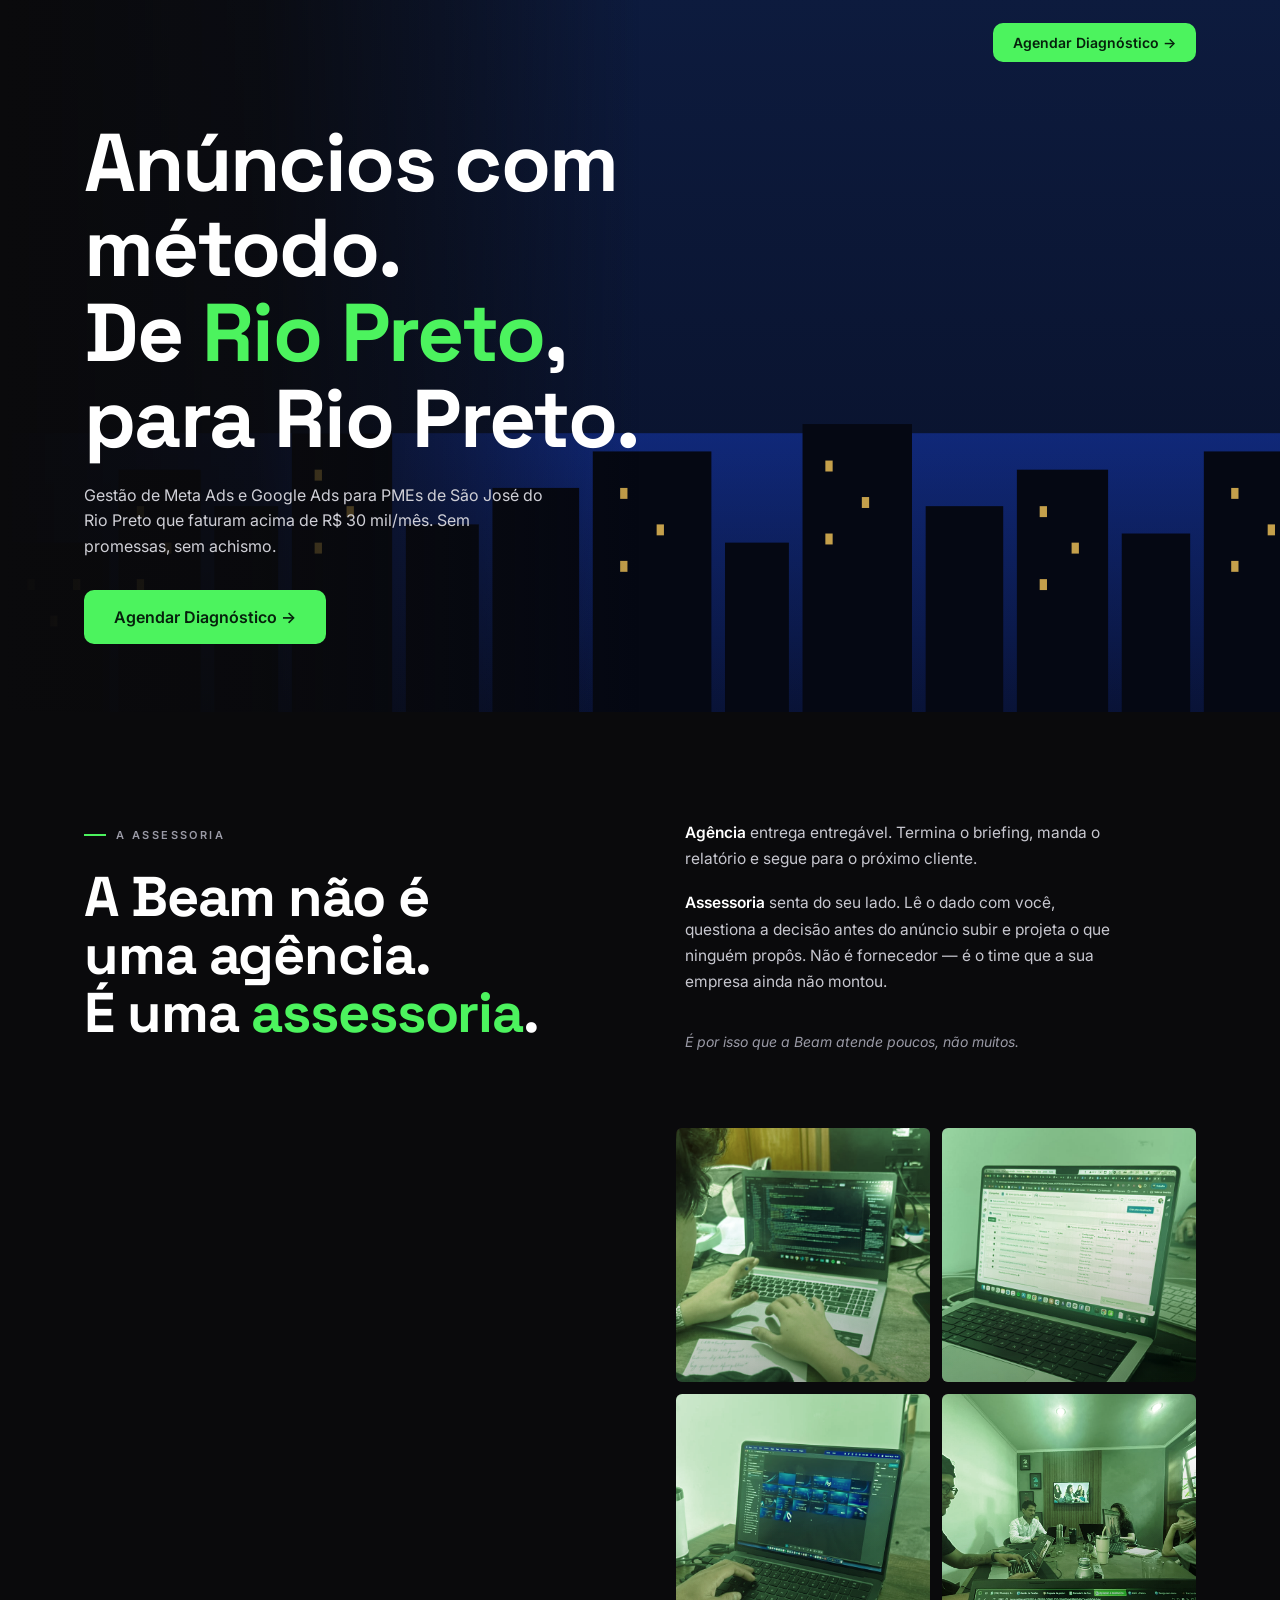
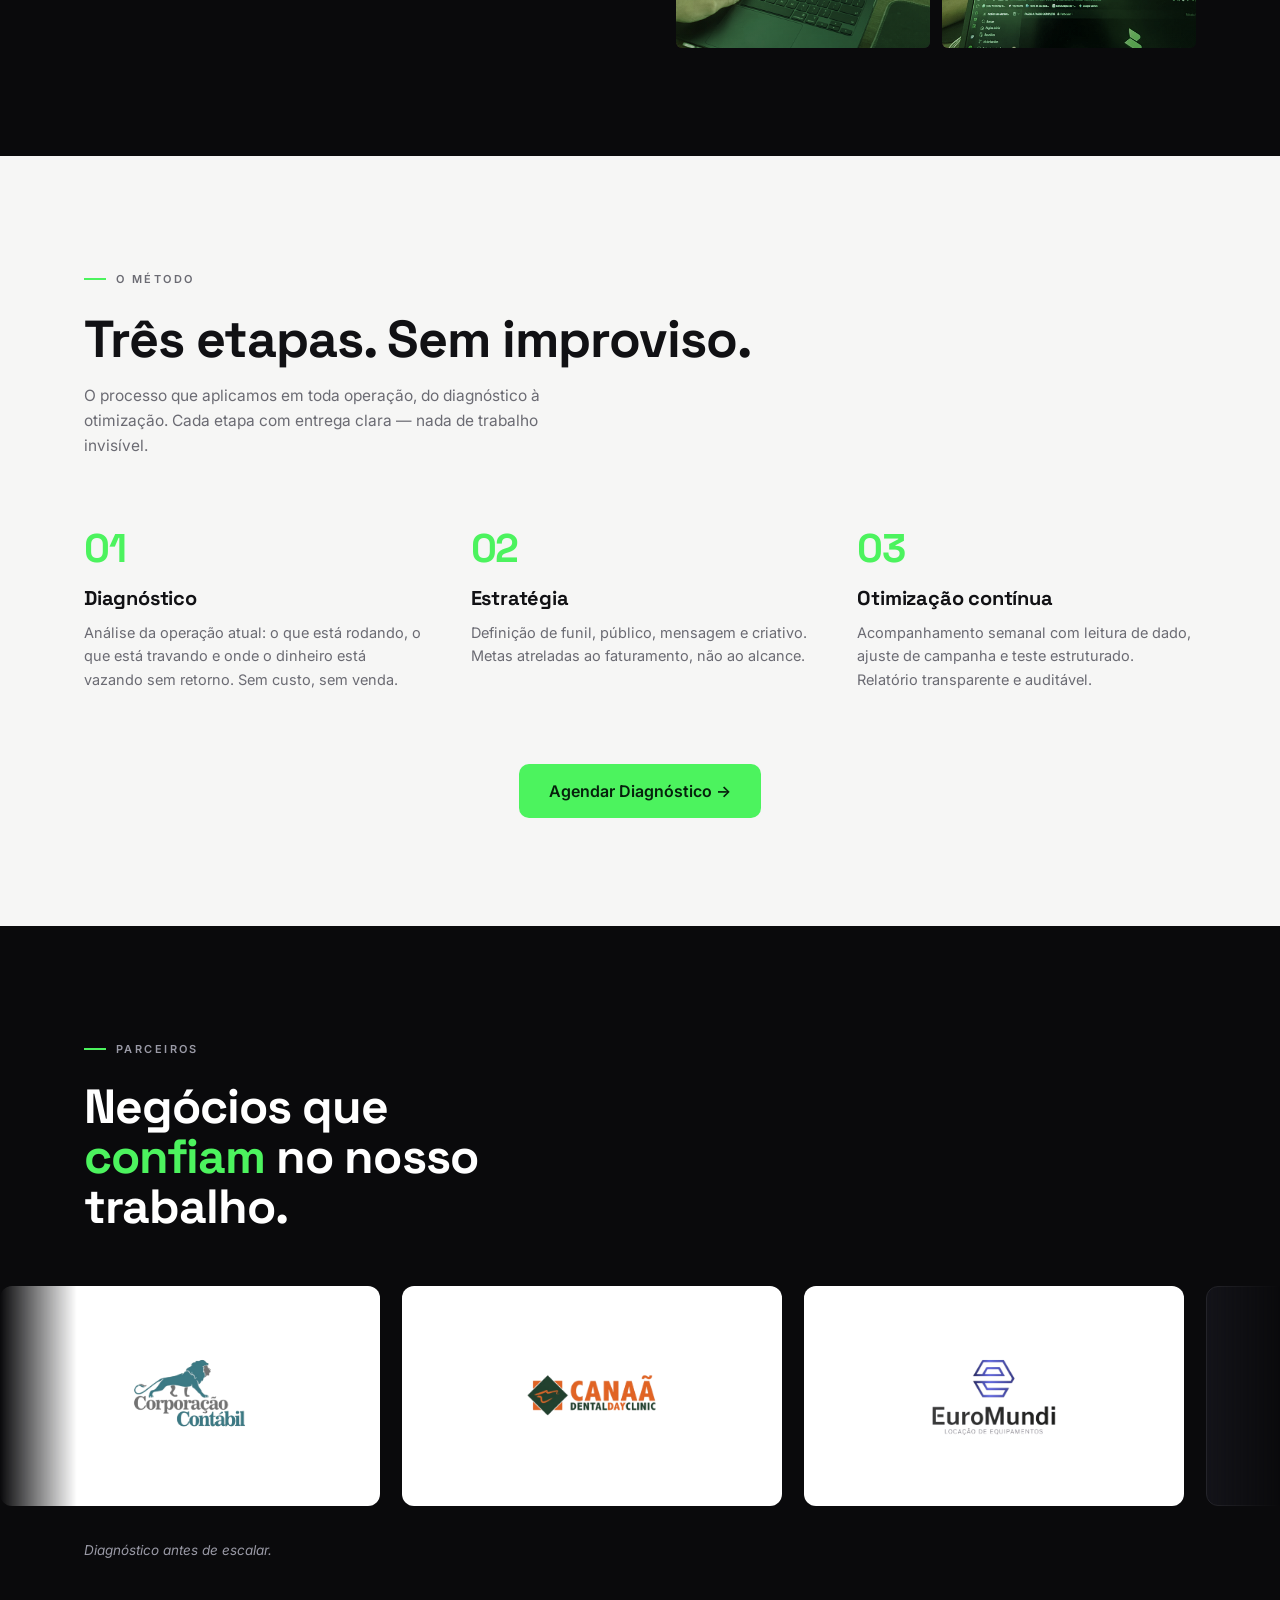
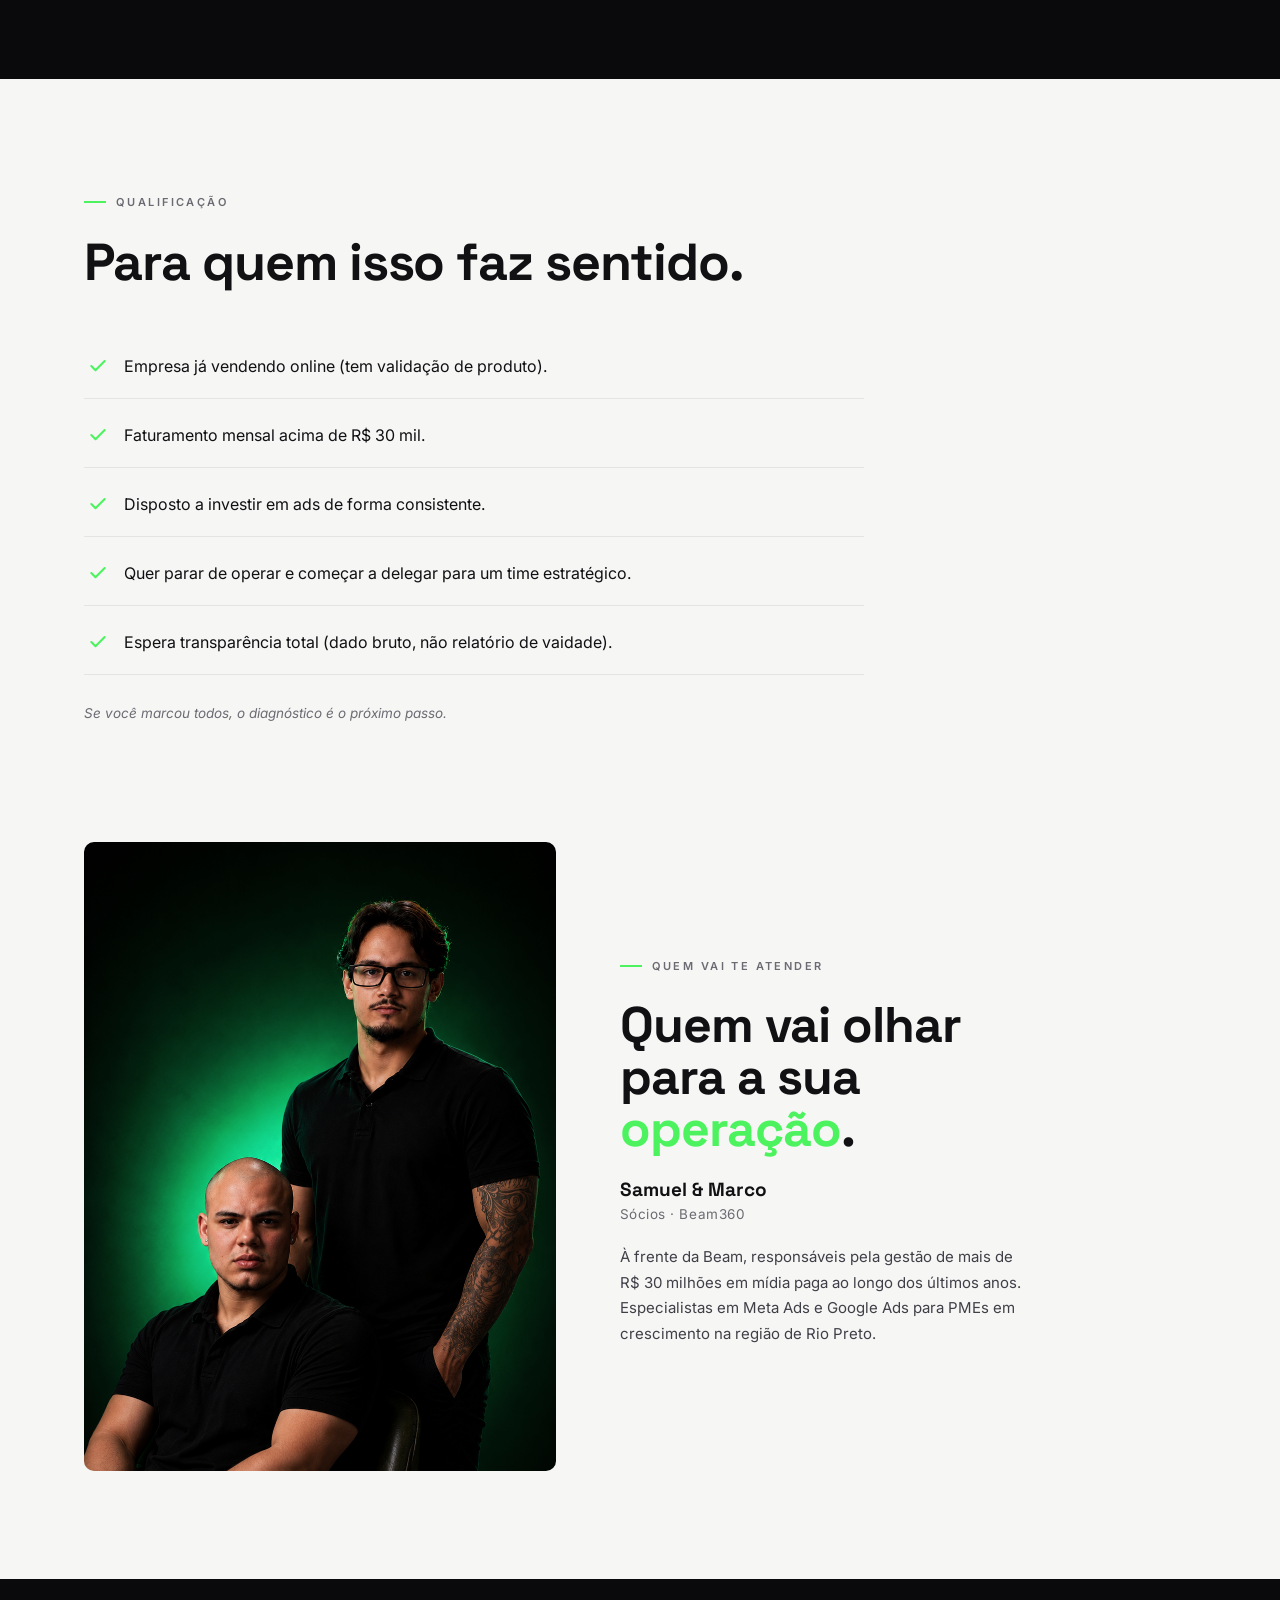
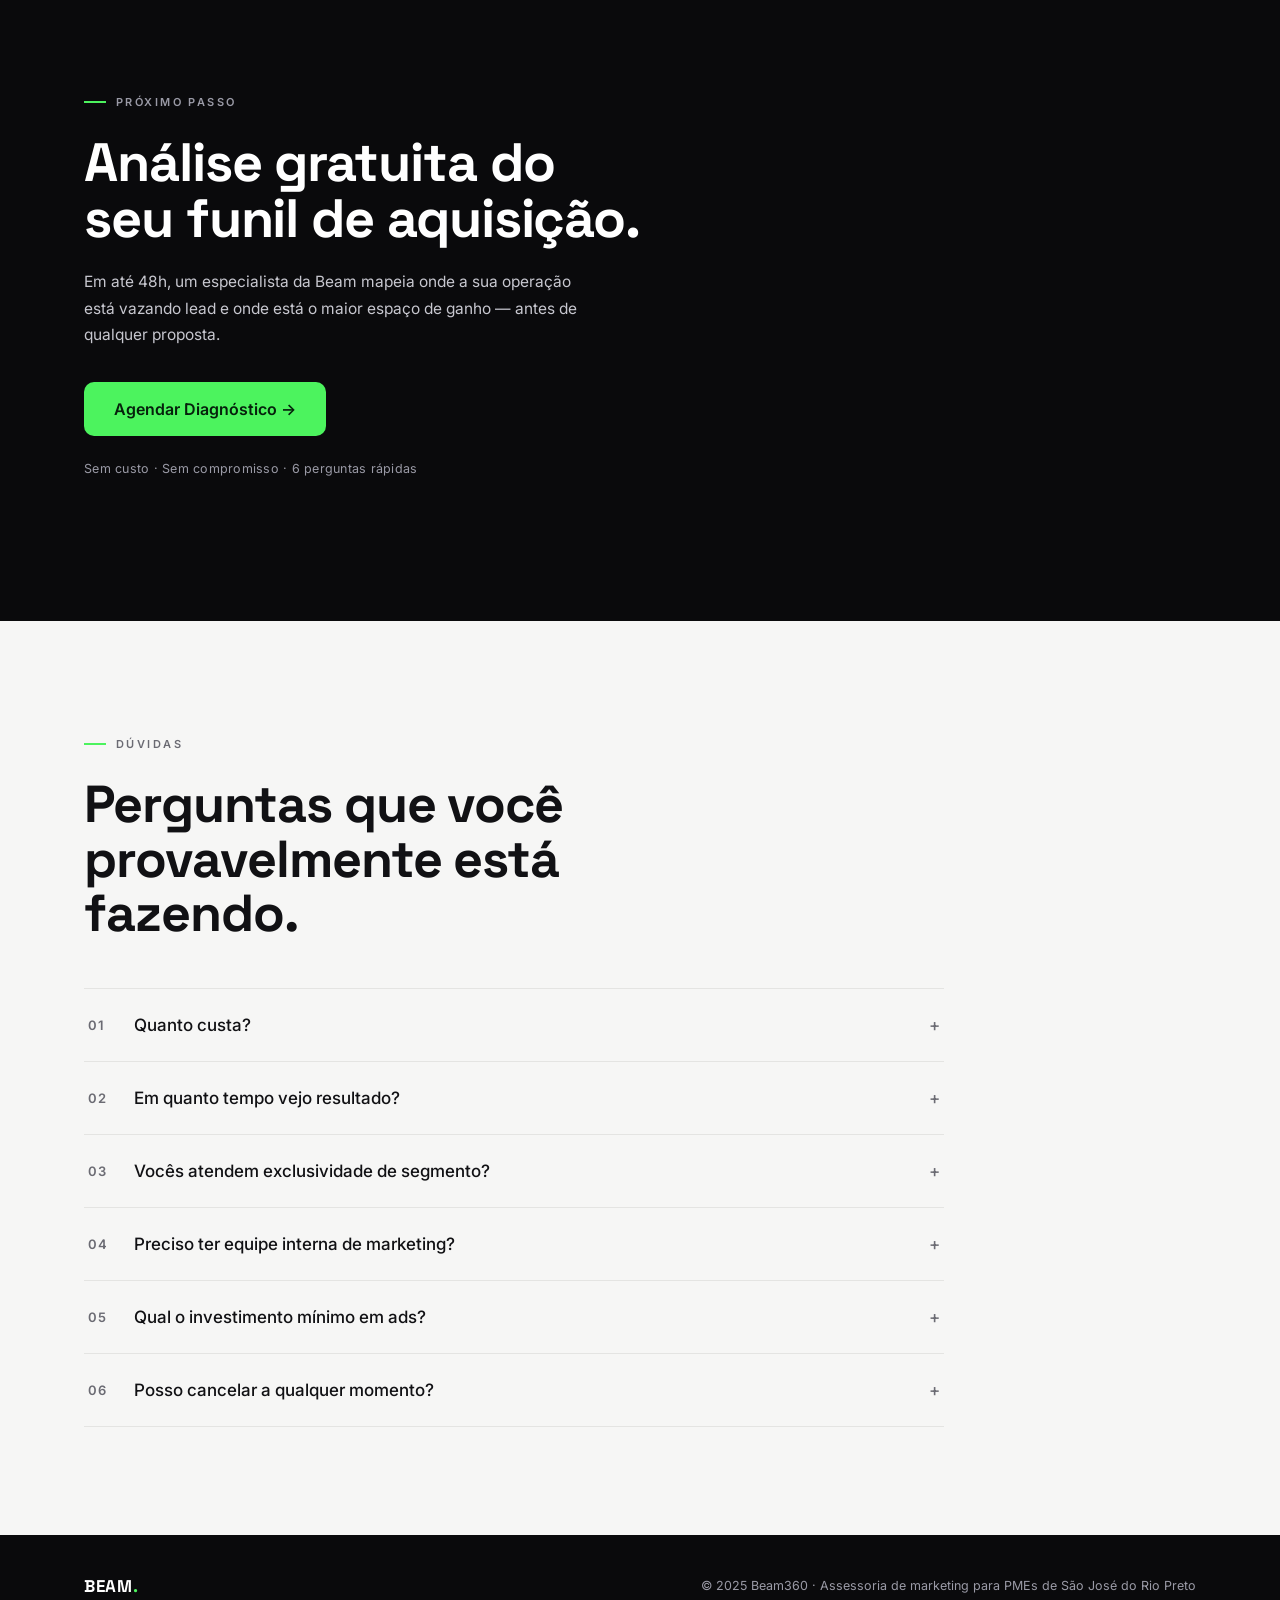
<file: index.html>
<!DOCTYPE html>
<html lang="pt-BR">
<head>
  <meta charset="UTF-8" />
  <meta name="viewport" content="width=device-width, initial-scale=1.0" />
  <title>Beam360 — Anúncios com método, de Rio Preto para Rio Preto</title>
  <meta name="description" content="Gestão de Meta Ads e Google Ads para PMEs de São José do Rio Preto que faturam acima de R$ 30 mil/mês. Sem promessas, sem achismo." />
  <link rel="preconnect" href="https://fonts.googleapis.com" />
  <link rel="preconnect" href="https://fonts.gstatic.com" crossorigin />
  <link href="https://fonts.googleapis.com/css2?family=Space+Grotesk:wght@400;500;700&family=Inter:wght@400;500;600&display=swap" rel="stylesheet" />
  <link rel="icon" href="assets/img/favicon.svg" type="image/svg+xml" />
  <link rel="stylesheet" href="css/styles.css" />
</head>
<body>

  <!-- NAV -->
  <header class="nav">
    <div class="container">
      <span></span>
      <a href="diagnostico.html" class="btn btn-primary">Agendar Diagnóstico →</a>
    </div>
  </header>

  <!-- HERO -->
  <section class="hero">
    <div class="hero__bg">
      <video class="hero__video" id="heroVidA" autoplay muted playsinline preload="auto" poster="assets/img/hero.svg">
        <source src="assets/video/hero.mp4" type="video/mp4" />
      </video>
      <video class="hero__video" id="heroVidB" muted playsinline preload="auto">
        <source src="assets/video/hero.mp4" type="video/mp4" />
      </video>
    </div>
    <div class="container">
      <h1>Anúncios com método.<br>De <span class="accent">Rio Preto</span>, para Rio Preto.</h1>
      <p class="sub">Gestão de Meta Ads e Google Ads para PMEs de São José do Rio Preto que faturam acima de R$ 30 mil/mês. Sem promessas, sem achismo.</p>
      <a href="diagnostico.html" class="btn btn-primary btn-lg">Agendar Diagnóstico →</a>
    </div>
  </section>

  <!-- AGÊNCIA -->
  <section class="section-dark agency pad">
    <div class="container agency-grid">
      <div>
        <span class="eyebrow">A Assessoria</span>
        <h2>A Beam não é<br>uma agência.<br>É uma <span class="accent">assessoria</span>.</h2>
      </div>
      <div>
        <p><strong>Agência</strong> entrega entregável. Termina o briefing, manda o relatório e segue para o próximo cliente.</p>
        <p><strong>Assessoria</strong> senta do seu lado. Lê o dado com você, questiona a decisão antes do anúncio subir e projeta o que ninguém propôs. Não é fornecedor — é o time que a sua empresa ainda não montou.</p>
        <p class="quote">É por isso que a Beam atende poucos, não muitos.</p>
      </div>
    </div>
    <div class="container" style="margin-top:56px;">
      <div class="photo-grid" style="max-width:520px; margin-left:auto;">
        <figure class="tile"><img src="assets/img/office-1.jpg" alt="Desenvolvimento na Beam" style="object-position:center 42%" /></figure>
        <figure class="tile"><img src="assets/img/office-2.jpg" alt="Gestão de campanhas no Ads Manager" style="object-position:center 30%" /></figure>
        <figure class="tile"><img src="assets/img/office-3.jpg" alt="Criação e design de campanhas" style="object-position:center 30%" /></figure>
        <figure class="tile"><img src="assets/img/office-4.jpg" alt="Reunião de estratégia da equipe Beam" style="object-position:center 46%" /></figure>
      </div>
    </div>
  </section>

  <!-- MÉTODO -->
  <section class="section-paper method pad">
    <div class="container">
      <span class="eyebrow">O Método</span>
      <h2>Três etapas. Sem improviso.</h2>
      <p class="lead">O processo que aplicamos em toda operação, do diagnóstico à otimização. Cada etapa com entrega clara — nada de trabalho invisível.</p>

      <div class="steps">
        <div class="step">
          <div class="num">01</div>
          <h3>Diagnóstico</h3>
          <p>Análise da operação atual: o que está rodando, o que está travando e onde o dinheiro está vazando sem retorno. Sem custo, sem venda.</p>
        </div>
        <div class="step">
          <div class="num">02</div>
          <h3>Estratégia</h3>
          <p>Definição de funil, público, mensagem e criativo. Metas atreladas ao faturamento, não ao alcance.</p>
        </div>
        <div class="step">
          <div class="num">03</div>
          <h3>Otimização contínua</h3>
          <p>Acompanhamento semanal com leitura de dado, ajuste de campanha e teste estruturado. Relatório transparente e auditável.</p>
        </div>
      </div>

      <div class="cta-row">
        <a href="diagnostico.html" class="btn btn-primary btn-lg">Agendar Diagnóstico →</a>
      </div>
    </div>
  </section>

  <!-- PARCEIROS -->
  <section class="section-dark partners pad">
    <div class="container">
      <span class="eyebrow">Parceiros</span>
      <h2>Negócios que <span class="accent">confiam</span> no nosso trabalho.</h2>
    </div>
    <div class="marquee">
      <div class="marquee__track">
        <!-- conjunto 1 -->
        <div class="logo-card"><img src="assets/img/partners/corporacao-contabil.png" alt="Corporação Contábil" /></div>
        <div class="logo-card"><img src="assets/img/partners/canaa.png" alt="Canaã Dental Day Clinic" /></div>
        <div class="logo-card"><img src="assets/img/partners/euromundi.png" alt="EuroMundi Locação de Equipamentos" /></div>
        <div class="logo-card logo-card--dark"><img src="assets/img/partners/parceiro-4.png" alt="Parceiro Beam" /></div>
        <div class="logo-card"><img src="assets/img/partners/cna.png" alt="CNA Inglês Definitivo" /></div>
        <!-- conjunto 2 (cópia p/ loop infinito sem emenda) -->
        <div class="logo-card" aria-hidden="true"><img src="assets/img/partners/corporacao-contabil.png" alt="" /></div>
        <div class="logo-card" aria-hidden="true"><img src="assets/img/partners/canaa.png" alt="" /></div>
        <div class="logo-card" aria-hidden="true"><img src="assets/img/partners/euromundi.png" alt="" /></div>
        <div class="logo-card logo-card--dark" aria-hidden="true"><img src="assets/img/partners/parceiro-4.png" alt="" /></div>
        <div class="logo-card" aria-hidden="true"><img src="assets/img/partners/cna.png" alt="" /></div>
      </div>
    </div>
    <div class="container">
      <p class="note">Diagnóstico antes de escalar.</p>
    </div>
  </section>

  <!-- QUALIFICAÇÃO -->
  <section class="section-paper qualify pad">
    <div class="container">
      <span class="eyebrow">Qualificação</span>
      <h2>Para quem isso faz sentido.</h2>

      <div class="checklist">
        <div class="check-item">
          <svg width="20" height="20" viewBox="0 0 24 24" fill="none" stroke="currentColor" stroke-width="2.5" stroke-linecap="round" stroke-linejoin="round"><polyline points="20 6 9 17 4 12"></polyline></svg>
          <span>Empresa já vendendo online (tem validação de produto).</span>
        </div>
        <div class="check-item">
          <svg width="20" height="20" viewBox="0 0 24 24" fill="none" stroke="currentColor" stroke-width="2.5" stroke-linecap="round" stroke-linejoin="round"><polyline points="20 6 9 17 4 12"></polyline></svg>
          <span>Faturamento mensal acima de R$ 30 mil.</span>
        </div>
        <div class="check-item">
          <svg width="20" height="20" viewBox="0 0 24 24" fill="none" stroke="currentColor" stroke-width="2.5" stroke-linecap="round" stroke-linejoin="round"><polyline points="20 6 9 17 4 12"></polyline></svg>
          <span>Disposto a investir em ads de forma consistente.</span>
        </div>
        <div class="check-item">
          <svg width="20" height="20" viewBox="0 0 24 24" fill="none" stroke="currentColor" stroke-width="2.5" stroke-linecap="round" stroke-linejoin="round"><polyline points="20 6 9 17 4 12"></polyline></svg>
          <span>Quer parar de operar e começar a delegar para um time estratégico.</span>
        </div>
        <div class="check-item">
          <svg width="20" height="20" viewBox="0 0 24 24" fill="none" stroke="currentColor" stroke-width="2.5" stroke-linecap="round" stroke-linejoin="round"><polyline points="20 6 9 17 4 12"></polyline></svg>
          <span>Espera transparência total (dado bruto, não relatório de vaidade).</span>
        </div>
      </div>
      <p class="note">Se você marcou todos, o diagnóstico é o próximo passo.</p>
    </div>
  </section>

  <!-- EQUIPE -->
  <section class="section-paper team pad" style="padding-top:0;">
    <div class="container team-grid">
      <div class="team-photo">
        <img src="assets/img/founders.png" alt="Samuel e Marco, sócios da Beam360" />
      </div>
      <div>
        <span class="eyebrow">Quem vai te atender</span>
        <h2>Quem vai olhar<br>para a sua<br><span class="accent">operação</span>.</h2>
        <div class="who">Samuel &amp; Marco</div>
        <div class="role">Sócios · Beam360</div>
        <p>À frente da Beam, responsáveis pela gestão de mais de R$ 30 milhões em mídia paga ao longo dos últimos anos. Especialistas em Meta Ads e Google Ads para PMEs em crescimento na região de Rio Preto.</p>
      </div>
    </div>
  </section>

  <!-- PRÓXIMO PASSO -->
  <section class="section-dark next pad">
    <div class="container">
      <span class="eyebrow">Próximo passo</span>
      <h2>Análise gratuita do seu funil de aquisição.</h2>
      <p>Em até 48h, um especialista da Beam mapeia onde a sua operação está vazando lead e onde está o maior espaço de ganho — antes de qualquer proposta.</p>
      <a href="diagnostico.html" class="btn btn-primary btn-lg">Agendar Diagnóstico →</a>
      <p class="fine">Sem custo · Sem compromisso · 6 perguntas rápidas</p>
    </div>
  </section>

  <!-- FAQ -->
  <section class="section-paper faq pad">
    <div class="container">
      <span class="eyebrow">Dúvidas</span>
      <h2>Perguntas que você provavelmente está fazendo.</h2>

      <div class="faq-list">
        <div class="faq-item">
          <button class="faq-q"><span class="qn">01</span> Quanto custa? <span class="chev">+</span></button>
          <div class="faq-a"><div class="faq-a-inner">O investimento em assessoria depende do porte da operação e do escopo. Definimos o valor após o diagnóstico, quando entendemos o cenário real. O que não fazemos é cobrar por promessa — cobramos por método e acompanhamento.</div></div>
        </div>
        <div class="faq-item">
          <button class="faq-q"><span class="qn">02</span> Em quanto tempo vejo resultado? <span class="chev">+</span></button>
          <div class="faq-a"><div class="faq-a-inner">Os primeiros aprendizados de campanha aparecem já nas primeiras semanas. Resultado consistente e escalável é construção de 60 a 90 dias, com otimização contínua sobre dado real.</div></div>
        </div>
        <div class="faq-item">
          <button class="faq-q"><span class="qn">03</span> Vocês atendem exclusividade de segmento? <span class="chev">+</span></button>
          <div class="faq-a"><div class="faq-a-inner">Sim. Não atendemos dois concorrentes diretos na mesma praça. Se fecharmos com você, o seu segmento fica reservado na sua região.</div></div>
        </div>
        <div class="faq-item">
          <button class="faq-q"><span class="qn">04</span> Preciso ter equipe interna de marketing? <span class="chev">+</span></button>
          <div class="faq-a"><div class="faq-a-inner">Não. Atuamos como o seu time de mídia. Se você já tem alguém interno, integramos o trabalho; se não tem, assumimos a operação de aquisição de ponta a ponta.</div></div>
        </div>
        <div class="faq-item">
          <button class="faq-q"><span class="qn">05</span> Qual o investimento mínimo em ads? <span class="chev">+</span></button>
          <div class="faq-a"><div class="faq-a-inner">Trabalhamos com operações que já investem ou estão prontas para investir de forma consistente em mídia. O valor ideal é definido no diagnóstico, de acordo com a meta de faturamento.</div></div>
        </div>
        <div class="faq-item">
          <button class="faq-q"><span class="qn">06</span> Posso cancelar a qualquer momento? <span class="chev">+</span></button>
          <div class="faq-a"><div class="faq-a-inner">Sim. Não prendemos ninguém por contrato longo. O que segura o cliente é resultado — não cláusula.</div></div>
        </div>
      </div>
    </div>
  </section>

  <!-- FOOTER -->
  <footer class="footer">
    <div class="container">
      <div class="brand">BEAM<span class="dot" style="color:var(--blue)">.</span></div>
      <div class="copy">© 2025 Beam360 · Assessoria de marketing para PMEs de São José do Rio Preto</div>
    </div>
  </footer>

  <script src="js/main.js"></script>
</body>
</html>
</file>
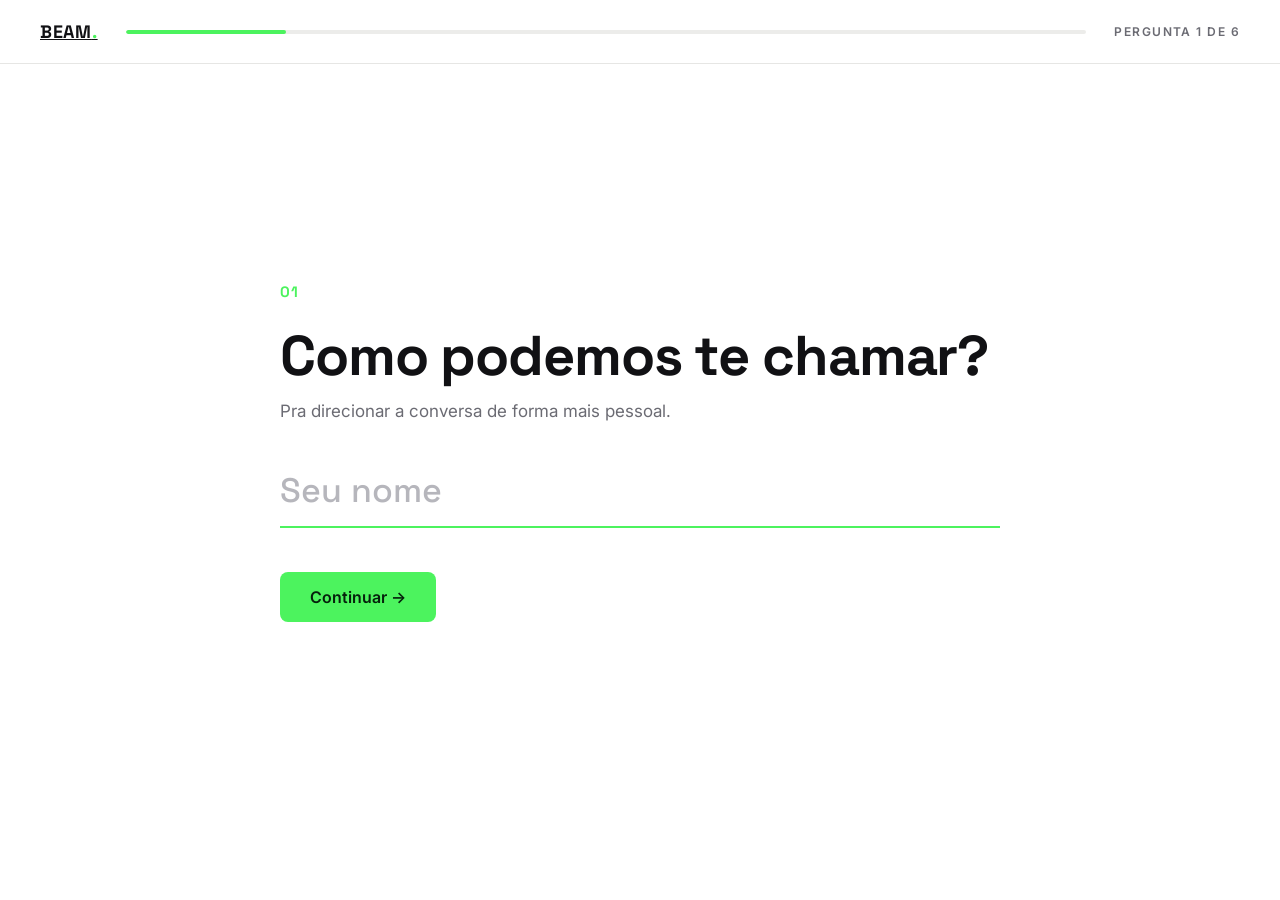
<file: diagnostico.html>
<!DOCTYPE html>
<html lang="pt-BR">
<head>
  <meta charset="UTF-8" />
  <meta name="viewport" content="width=device-width, initial-scale=1.0" />
  <title>Agendar Diagnóstico — Beam360</title>
  <meta name="description" content="Responda 6 perguntas rápidas e receba a análise gratuita do seu funil de aquisição." />
  <link rel="preconnect" href="https://fonts.googleapis.com" />
  <link rel="preconnect" href="https://fonts.gstatic.com" crossorigin />
  <link href="https://fonts.googleapis.com/css2?family=Space+Grotesk:wght@400;500;700&family=Inter:wght@400;500;600&display=swap" rel="stylesheet" />
  <link rel="icon" href="assets/img/favicon.svg" type="image/svg+xml" />
  <link rel="stylesheet" href="css/form.css" />
</head>
<body>

  <div class="topbar">
    <a class="brand" href="index.html">BEAM<span class="dot">.</span></a>
    <div class="progress"><div class="progress__bar" id="progressBar"></div></div>
    <div class="progress__label" id="progressLabel">PERGUNTA 1 DE 6</div>
  </div>

  <main class="stage">
    <div class="card" id="card"><!-- rendered by form.js --></div>
  </main>

  <script src="js/form.js"></script>
</body>
</html>
</file>
<file: css/styles.css>
/* =========================================================
   Beam360 — Landing Page
   Assessoria de marketing para PMEs de São José do Rio Preto
   ========================================================= */

:root {
  --black: #0a0a0c;
  --black-2: #101014;
  --blue: #4cf35e;
  --blue-600: #38d24a;
  --white: #ffffff;
  --paper: #f6f6f5;
  --paper-2: #efefee;
  --ink: #111114;
  --muted: #6b6b73;
  --muted-dark: #9a9aa6;
  --line: #e4e4e2;
  --line-dark: #26262c;
  --radius: 10px;
  --maxw: 1160px;
  --font-display: "Space Grotesk", system-ui, -apple-system, "Segoe UI", sans-serif;
  --font-body: "Inter", system-ui, -apple-system, "Segoe UI", sans-serif;
}

* { box-sizing: border-box; }

html { scroll-behavior: smooth; }

body {
  margin: 0;
  font-family: var(--font-body);
  color: var(--ink);
  background: var(--white);
  -webkit-font-smoothing: antialiased;
  text-rendering: optimizeLegibility;
}

img { max-width: 100%; display: block; }

a { color: inherit; text-decoration: none; }

.container {
  width: 100%;
  max-width: var(--maxw);
  margin: 0 auto;
  padding: 0 24px;
}

/* ---------- Eyebrow / section label ---------- */
.eyebrow {
  font-family: var(--font-body);
  font-size: 11px;
  font-weight: 600;
  letter-spacing: .22em;
  text-transform: uppercase;
  color: var(--muted);
  display: inline-flex;
  align-items: center;
  gap: 10px;
  margin: 0 0 26px;
}
.eyebrow::before {
  content: "";
  width: 22px;
  height: 2px;
  background: var(--blue);
  display: inline-block;
}
.section-dark .eyebrow { color: var(--muted-dark); }

/* ---------- Headings ---------- */
h1, h2, h3 {
  font-family: var(--font-display);
  font-weight: 700;
  letter-spacing: -0.02em;
  line-height: 1.04;
  margin: 0;
}
.accent { color: var(--blue); }

/* ---------- Buttons ---------- */
.btn {
  display: inline-flex;
  align-items: center;
  gap: 10px;
  font-family: var(--font-body);
  font-weight: 600;
  font-size: 15px;
  padding: 15px 26px;
  border-radius: var(--radius);
  border: none;
  cursor: pointer;
  transition: transform .15s ease, background .15s ease;
}
.btn-primary { background: var(--blue); color: #06210c; }
.btn-primary:hover { background: var(--blue-600); transform: translateY(-1px); }
.btn-lg { padding: 17px 30px; font-size: 16px; }

/* ---------- Sections ---------- */
section { position: relative; }
.section-dark { background: var(--black); color: #fff; }
.section-paper { background: var(--paper); color: var(--ink); }
.pad { padding: 108px 0; }
@media (max-width: 720px){ .pad { padding: 72px 0; } }

/* =========================================================
   NAV
   ========================================================= */
.nav {
  position: absolute;
  top: 0; left: 0; right: 0;
  z-index: 10;
}
.nav .container {
  display: flex;
  align-items: center;
  justify-content: space-between;
  height: 84px;
}
.brand {
  font-family: var(--font-display);
  font-weight: 700;
  font-size: 20px;
  letter-spacing: .04em;
  color: #fff;
}
.brand .dot { color: var(--blue); }
.nav .btn { padding: 11px 20px; font-size: 14px; }

/* =========================================================
   HERO
   ========================================================= */
.hero {
  position: relative;
  min-height: 660px;
  display: flex;
  align-items: flex-end;
  color: #fff;
  overflow: hidden;
}
.hero__bg {
  position: absolute; inset: 0;
  z-index: 0;
  overflow: hidden;
  background: #06120a;
}
.hero__video {
  position: absolute; inset: 0;
  width: 100%; height: 100%;
  object-fit: cover;
  opacity: 0;
  transition: opacity 1.1s ease;
  will-change: opacity;
  /* zoom ancorado no topo-esquerda: joga o canto inferior direito
     (marca d'água do Gemini) para fora da área visível, que é recortada */
  transform: scale(1.14);
  transform-origin: left top;
}
.hero__video.is-active { opacity: 1; }
/* degradê da esquerda para a direita, terminando no meio do vídeo */
.hero__bg::after {
  content: "";
  position: absolute; inset: 0;
  background: linear-gradient(90deg,
    #0a0a0c 0%,
    rgba(10,10,12,0.88) 20%,
    rgba(10,10,12,0.45) 36%,
    rgba(10,10,12,0) 50%);
}
.hero .container { position: relative; z-index: 1; padding-bottom: 68px; padding-top: 120px; }
.hero h1 {
  font-size: clamp(44px, 6.4vw, 84px);
  max-width: 12ch;
  margin: 0 0 22px;
}
.hero p.sub {
  max-width: 46ch;
  font-size: 16px;
  line-height: 1.6;
  color: #cfcfd6;
  margin: 0 0 30px;
}

/* =========================================================
   AGÊNCIA (dark)
   ========================================================= */
.agency-grid {
  display: grid;
  grid-template-columns: 1.05fr 1fr;
  gap: 64px;
  align-items: start;
}
.agency h2 { font-size: clamp(34px, 4.6vw, 56px); margin-bottom: 30px; }
.agency p { color: #c7c7cf; line-height: 1.7; font-size: 15.5px; margin: 0 0 18px; max-width: 44ch; }
.agency p strong { color: #fff; font-weight: 600; }
.agency .quote {
  margin-top: 34px;
  font-style: italic;
  color: var(--muted-dark);
  font-size: 14px;
}
.photo-grid {
  display: grid;
  grid-template-columns: 1fr 1fr;
  gap: 12px;
}
/* enquadramento: recorte quadrado (cover), ignorando o enquadramento original */
.photo-grid .tile {
  position: relative;
  margin: 0;
  aspect-ratio: 1 / 1;
  border-radius: 6px;
  overflow: hidden;
  background: #06140a;
}
.photo-grid .tile img {
  width: 100%;
  height: 100%;
  object-fit: cover;
  object-position: center;
  display: block;
  /* tint sutil: mantém o detalhe/cor da foto, só reduz um pouco a saturação */
  filter: grayscale(.3) contrast(1.03);
}
/* camada de cor da marca — verde perceptível, mas sem cobrir a foto */
.photo-grid .tile::after {
  content: "";
  position: absolute; inset: 0;
  background: var(--blue);
  mix-blend-mode: color;
  opacity: .32;
  pointer-events: none;
}
/* leve profundidade nas sombras */
.photo-grid .tile::before {
  content: "";
  position: absolute; inset: 0;
  z-index: 1;
  background: linear-gradient(160deg, rgba(0,0,0,0) 40%, rgba(3,20,8,.45) 100%);
  pointer-events: none;
}

/* =========================================================
   MÉTODO (paper)
   ========================================================= */
.method h2 { font-size: clamp(32px, 4.4vw, 52px); margin-bottom: 18px; }
.method .lead { color: var(--muted); max-width: 52ch; line-height: 1.6; margin: 0 0 64px; font-size: 15.5px; }
.steps {
  display: grid;
  grid-template-columns: repeat(3, 1fr);
  gap: 48px;
}
.step .num {
  font-family: var(--font-display);
  font-weight: 700;
  font-size: 40px;
  color: var(--blue);
  letter-spacing: -.03em;
  margin-bottom: 14px;
}
.step h3 { font-size: 20px; margin-bottom: 12px; letter-spacing: -.01em; }
.step p { color: var(--muted); line-height: 1.65; font-size: 14.5px; margin: 0; }
.method .cta-row { text-align: center; margin-top: 72px; }

/* =========================================================
   PARCEIROS (dark)
   ========================================================= */
.partners h2 { font-size: clamp(30px, 4.2vw, 48px); margin-bottom: 48px; max-width: 16ch; }

/* Carrossel automático infinito */
.marquee {
  overflow: hidden;
  padding: 6px 0;
  -webkit-mask: linear-gradient(90deg, transparent, #000 6%, #000 94%, transparent);
  mask: linear-gradient(90deg, transparent, #000 6%, #000 94%, transparent);
}
.marquee__track {
  display: flex;
  width: max-content;
  animation: marquee-scroll 38s linear infinite;
  will-change: transform;
}
@keyframes marquee-scroll {
  from { transform: translateX(0); }
  to   { transform: translateX(-50%); } /* trilho tem 2 cópias idênticas -> loop sem emenda */
}
/* espaço via margin (não flex gap) para o -50% cair exato e o loop ser contínuo */
.logo-card {
  flex: 0 0 auto;
  width: 380px;
  height: 220px;
  margin-right: 22px;
  background: #fff;
  border-radius: 12px;
  display: flex;
  align-items: center;
  justify-content: center;
  padding: 34px;
}
.logo-card img { max-height: 150px; max-width: 84%; width: auto; object-fit: contain; }
.logo-card--dark { background: #14141a; border: 1px solid #26262c; }
.partners .note { margin-top: 30px; font-style: italic; color: var(--muted-dark); font-size: 13.5px; }

@media (prefers-reduced-motion: reduce) {
  .marquee__track { animation-duration: 90s; }
}

/* =========================================================
   QUALIFICAÇÃO (paper)
   ========================================================= */
.qualify h2 { font-size: clamp(32px, 4.4vw, 52px); margin-bottom: 44px; }
.checklist { display: grid; gap: 4px; max-width: 780px; }
.check-item {
  display: flex;
  gap: 16px;
  align-items: flex-start;
  padding: 20px 4px;
  border-bottom: 1px solid var(--line);
  font-size: 16px;
  line-height: 1.5;
}
.check-item svg { flex: 0 0 auto; margin-top: 2px; color: var(--blue); }
.qualify .note { margin-top: 30px; font-style: italic; color: var(--muted); font-size: 13.5px; }

/* =========================================================
   EQUIPE (paper)
   ========================================================= */
.team-grid {
  display: grid;
  grid-template-columns: 0.9fr 1.1fr;
  gap: 64px;
  align-items: center;
}
.team-photo img {
  width: 100%;
  border-radius: 10px;
  aspect-ratio: 3 / 4;
  object-fit: cover;
  object-position: center top; /* ancora no topo p/ não cortar o Marco (em pé) */
  filter: grayscale(.1);
}
.team h2 { font-size: clamp(30px, 4.2vw, 50px); margin-bottom: 22px; }
.team .who { font-family: var(--font-display); font-weight: 700; font-size: 19px; margin-bottom: 4px; }
.team .role { color: var(--muted); font-size: 13.5px; letter-spacing: .04em; margin-bottom: 22px; }
.team p { color: #3f3f47; line-height: 1.7; font-size: 15px; max-width: 46ch; }

/* =========================================================
   PRÓXIMO PASSO (dark)
   ========================================================= */
.next h2 { font-size: clamp(32px, 4.6vw, 54px); margin-bottom: 22px; max-width: 16ch; }
.next p { color: #c7c7cf; line-height: 1.7; max-width: 52ch; font-size: 15.5px; margin: 0 0 34px; }
.next .fine { margin-top: 22px; font-size: 12.5px; color: var(--muted-dark); letter-spacing: .02em; }

/* =========================================================
   FAQ (paper)
   ========================================================= */
.faq h2 { font-size: clamp(30px, 4.4vw, 52px); margin-bottom: 48px; max-width: 20ch; }
.faq-list { max-width: 860px; }
.faq-item { border-top: 1px solid var(--line); }
.faq-item:last-child { border-bottom: 1px solid var(--line); }
.faq-q {
  width: 100%;
  background: none;
  border: none;
  cursor: pointer;
  text-align: left;
  display: flex;
  align-items: center;
  gap: 22px;
  padding: 26px 4px;
  font-family: var(--font-body);
  font-size: 17px;
  font-weight: 500;
  color: var(--ink);
}
.faq-q .qn { color: var(--muted); font-size: 13px; font-weight: 600; letter-spacing: .06em; min-width: 24px; }
.faq-q .chev { margin-left: auto; transition: transform .25s ease; color: var(--muted); }
.faq-item.open .faq-q .chev { transform: rotate(45deg); }
.faq-a { max-height: 0; overflow: hidden; transition: max-height .3s ease; }
.faq-a-inner { padding: 0 4px 26px 60px; color: var(--muted); line-height: 1.7; font-size: 15px; max-width: 60ch; }

/* =========================================================
   FOOTER
   ========================================================= */
.footer { background: var(--black); color: var(--muted-dark); padding: 40px 0; }
.footer .container { display: flex; justify-content: space-between; align-items: center; gap: 20px; }
.footer .brand { font-size: 17px; }
.footer .copy { font-size: 12.5px; }

/* =========================================================
   RESPONSIVE
   ========================================================= */
@media (max-width: 900px){
  .agency-grid { grid-template-columns: 1fr; gap: 40px; }
  .team-grid { grid-template-columns: 1fr; gap: 34px; }
  .steps { grid-template-columns: 1fr; gap: 36px; }
  .logo-row { grid-template-columns: repeat(3, 1fr); }
}
@media (max-width: 560px){
  .logo-row { grid-template-columns: repeat(2, 1fr); }
  .footer .container { flex-direction: column; align-items: flex-start; gap: 12px; }
  .nav .btn { display: none; }
}
</file>
<file: css/form.css>
/* =========================================================
   Diagnóstico — multi-step form
   ========================================================= */
:root {
  --blue: #4cf35e;
  --blue-600: #38d24a;
  --ink: #111114;
  --muted: #6b6b73;
  --line: #e6e6e4;
  --font-display: "Space Grotesk", system-ui, sans-serif;
  --font-body: "Inter", system-ui, sans-serif;
}
* { box-sizing: border-box; }
body {
  margin: 0;
  font-family: var(--font-body);
  color: var(--ink);
  background: #fff;
  min-height: 100vh;
  display: flex;
  flex-direction: column;
  -webkit-font-smoothing: antialiased;
}

/* Topbar + progress */
.topbar {
  display: flex;
  align-items: center;
  gap: 28px;
  padding: 20px 40px;
  border-bottom: 1px solid var(--line);
}
.topbar .brand {
  font-family: var(--font-display);
  font-weight: 700;
  font-size: 18px;
  letter-spacing: .04em;
  color: var(--ink);
  white-space: nowrap;
}
.topbar .brand .dot { color: var(--blue); }
.progress {
  flex: 1;
  height: 4px;
  background: #ececea;
  border-radius: 4px;
  overflow: hidden;
}
.progress__bar {
  height: 100%;
  width: 16%;
  background: var(--blue);
  border-radius: 4px;
  transition: width .35s ease;
}
.progress__label {
  font-size: 12px;
  font-weight: 600;
  letter-spacing: .12em;
  color: var(--muted);
  white-space: nowrap;
}

/* Stage */
.stage {
  flex: 1;
  display: flex;
  align-items: center;
  justify-content: center;
  padding: 40px 24px 100px;
}
.card { width: 100%; max-width: 720px; margin: 0 auto; }
.step-num {
  font-family: var(--font-display);
  font-weight: 700;
  color: var(--blue);
  font-size: 15px;
  letter-spacing: .06em;
  margin-bottom: 26px;
}
.q-title {
  font-family: var(--font-display);
  font-weight: 700;
  font-size: clamp(34px, 5vw, 56px);
  line-height: 1.05;
  letter-spacing: -.02em;
  margin: 0 0 16px;
}
.q-help { color: var(--muted); font-size: 17px; margin: 0 0 40px; }

/* Text input */
.text-input {
  width: 100%;
  border: none;
  border-bottom: 2px solid var(--line);
  font-family: var(--font-display);
  font-size: clamp(24px, 3.4vw, 34px);
  font-weight: 500;
  padding: 8px 0 14px;
  outline: none;
  color: var(--ink);
  background: transparent;
  transition: border-color .2s ease;
}
.text-input::placeholder { color: #b6b6bc; }
.text-input:focus { border-color: var(--blue); }

/* Options */
.options { display: grid; gap: 14px; margin-bottom: 8px; }
.option {
  display: flex;
  align-items: center;
  gap: 18px;
  width: 100%;
  text-align: left;
  border: 1px solid var(--line);
  border-radius: 10px;
  background: #fff;
  padding: 22px 24px;
  font-family: var(--font-body);
  font-size: 17px;
  color: var(--ink);
  cursor: pointer;
  transition: border-color .15s ease, background .15s ease, transform .1s ease;
}
.option:hover { border-color: #bcbcc4; }
.option.selected { border-color: var(--blue); background: #ecfced; }
.option .key {
  flex: 0 0 auto;
  width: 30px; height: 30px;
  border-radius: 6px;
  background: #f1f1ef;
  display: inline-flex;
  align-items: center;
  justify-content: center;
  font-size: 12px;
  font-weight: 600;
  color: var(--muted);
  text-transform: uppercase;
}
.option.selected .key { background: var(--blue); color: #06210c; }

/* Actions */
.actions {
  display: flex;
  align-items: center;
  gap: 24px;
  margin-top: 44px;
}
.btn {
  display: inline-flex;
  align-items: center;
  gap: 10px;
  font-family: var(--font-body);
  font-weight: 600;
  font-size: 16px;
  padding: 15px 30px;
  border-radius: 8px;
  border: none;
  cursor: pointer;
  transition: background .15s ease, transform .12s ease;
}
.btn-primary { background: var(--blue); color: #06210c; }
.btn-primary:hover { background: var(--blue-600); transform: translateY(-1px); }
.btn-primary:disabled { opacity: .4; cursor: not-allowed; transform: none; }
.btn-back {
  background: none;
  color: var(--muted);
  padding: 15px 4px;
  font-weight: 600;
}
.btn-back:hover { color: var(--ink); }
.hint { margin-left: auto; color: #b6b6bc; font-size: 14px; }

/* Success */
.done { text-align: center; max-width: 560px; }
.done .check {
  width: 68px; height: 68px;
  border-radius: 50%;
  background: var(--blue);
  color: #fff;
  display: inline-flex;
  align-items: center;
  justify-content: center;
  margin-bottom: 28px;
}
.done h2 { font-family: var(--font-display); font-size: clamp(30px,4.4vw,46px); margin: 0 0 16px; letter-spacing: -.02em; }
.done p { color: var(--muted); font-size: 17px; line-height: 1.6; margin: 0 0 30px; }

/* =========================================================
   Tela final (dark) — resultado personalizado
   ========================================================= */
body.result-mode { background: #0a0a0c; }
body.result-mode .topbar { border-bottom-color: transparent; background: #0a0a0c; }
body.result-mode .topbar .brand { color: #5f5f6b; }
body.result-mode .topbar .brand .dot { color: #1f5a2a; }

.result { width: 100%; max-width: 720px; margin: 0 auto; color: #fff; }
.result .kicker {
  color: var(--blue);
  font-size: 12px;
  font-weight: 600;
  letter-spacing: .18em;
}
.result .kicker-bar {
  width: 84px; height: 3px;
  background: var(--blue);
  margin: 14px 0 30px;
}
.result h1 {
  font-family: var(--font-display);
  font-weight: 700;
  font-size: clamp(38px, 5.2vw, 60px);
  line-height: 1.04;
  letter-spacing: -.02em;
  margin: 0 0 24px;
  color: #fff;
}
.result .intro {
  color: #b6b6c0;
  font-size: 18px;
  line-height: 1.6;
  max-width: 46ch;
  margin: 0 0 30px;
}
.result .insight {
  border-left: 3px solid var(--blue);
  padding: 2px 0 2px 22px;
  margin: 0 0 34px;
  max-width: 54ch;
}
.result .insight .tag {
  display: block;
  color: var(--blue);
  font-size: 11px;
  font-weight: 600;
  letter-spacing: .16em;
  margin-bottom: 10px;
}
.result .insight p { color: #d6d6de; font-size: 15.5px; line-height: 1.65; margin: 0; }
.result .insight p.urg { color: #8f8f9c; font-size: 14px; margin-top: 12px; }

.result .result-cta { margin: 0 0 40px; }

.result .steps-box {
  border: 1px solid #26262c;
  border-radius: 12px;
  margin: 4px 0 40px;
}
.result .rstep {
  display: flex;
  gap: 26px;
  padding: 26px 28px;
  border-bottom: 1px solid #1d1d23;
}
.result .rstep:last-child { border-bottom: none; }
.result .rstep .n {
  font-family: var(--font-display);
  font-weight: 700;
  font-size: 26px;
  color: var(--blue);
  letter-spacing: -.02em;
  min-width: 34px;
}
.result .rstep h3 { font-family: var(--font-display); color: #fff; font-size: 18px; margin: 0 0 6px; letter-spacing: -.01em; }
.result .rstep p { color: #9a9aa6; font-size: 14.5px; line-height: 1.6; margin: 0; max-width: 62ch; }

.result .rfoot {
  display: flex;
  justify-content: space-between;
  align-items: center;
  border-top: 1px solid #26262c;
  padding-top: 24px;
}
.result .rfoot a { color: #8f8f9c; font-weight: 600; font-size: 15px; }
.result .rfoot a:hover { color: #fff; }
.result .rfoot .rbrand { color: #5f5f6b; font-family: var(--font-display); font-weight: 700; letter-spacing: .06em; }

@media (max-width: 560px){
  .topbar { padding: 16px 20px; gap: 16px; }
  .topbar .brand { display: none; }
  .stage { padding: 24px 20px 80px; }
  .result .rstep { padding: 22px 18px; gap: 16px; }
}
</file>
